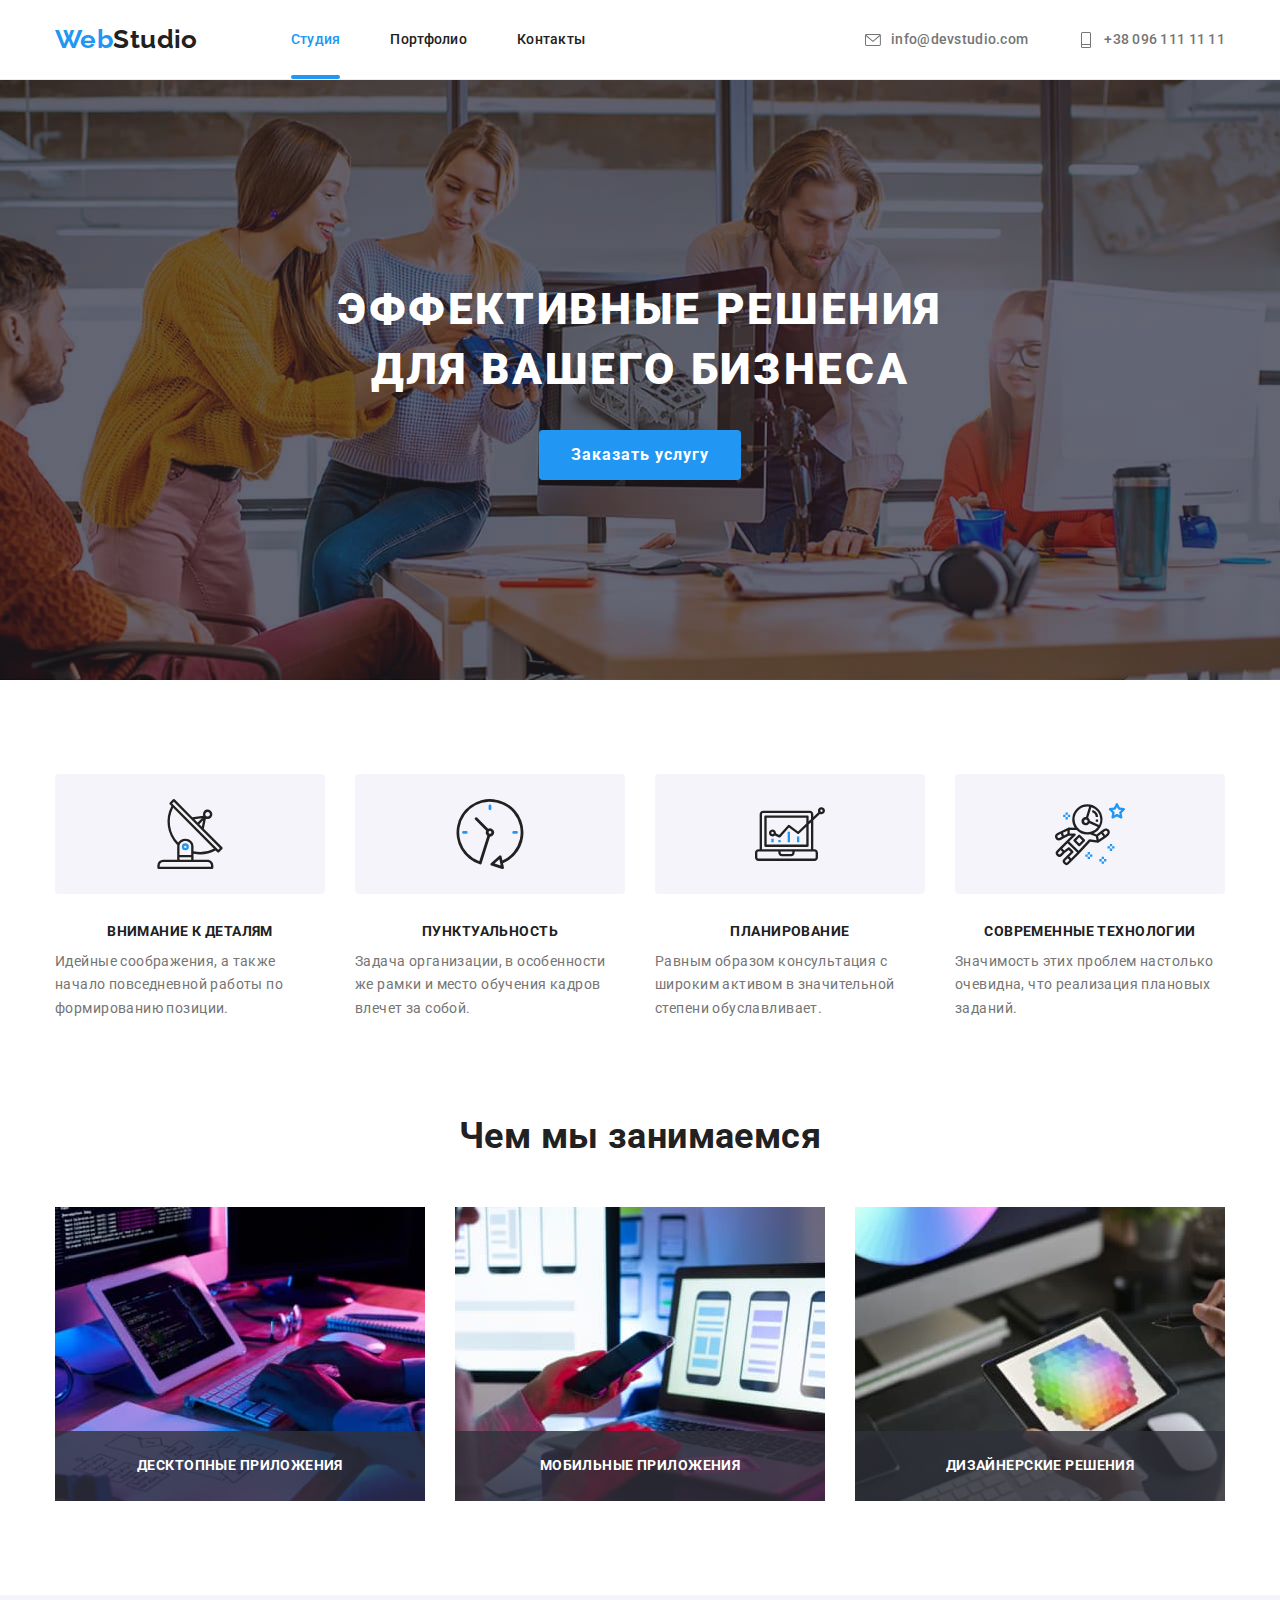
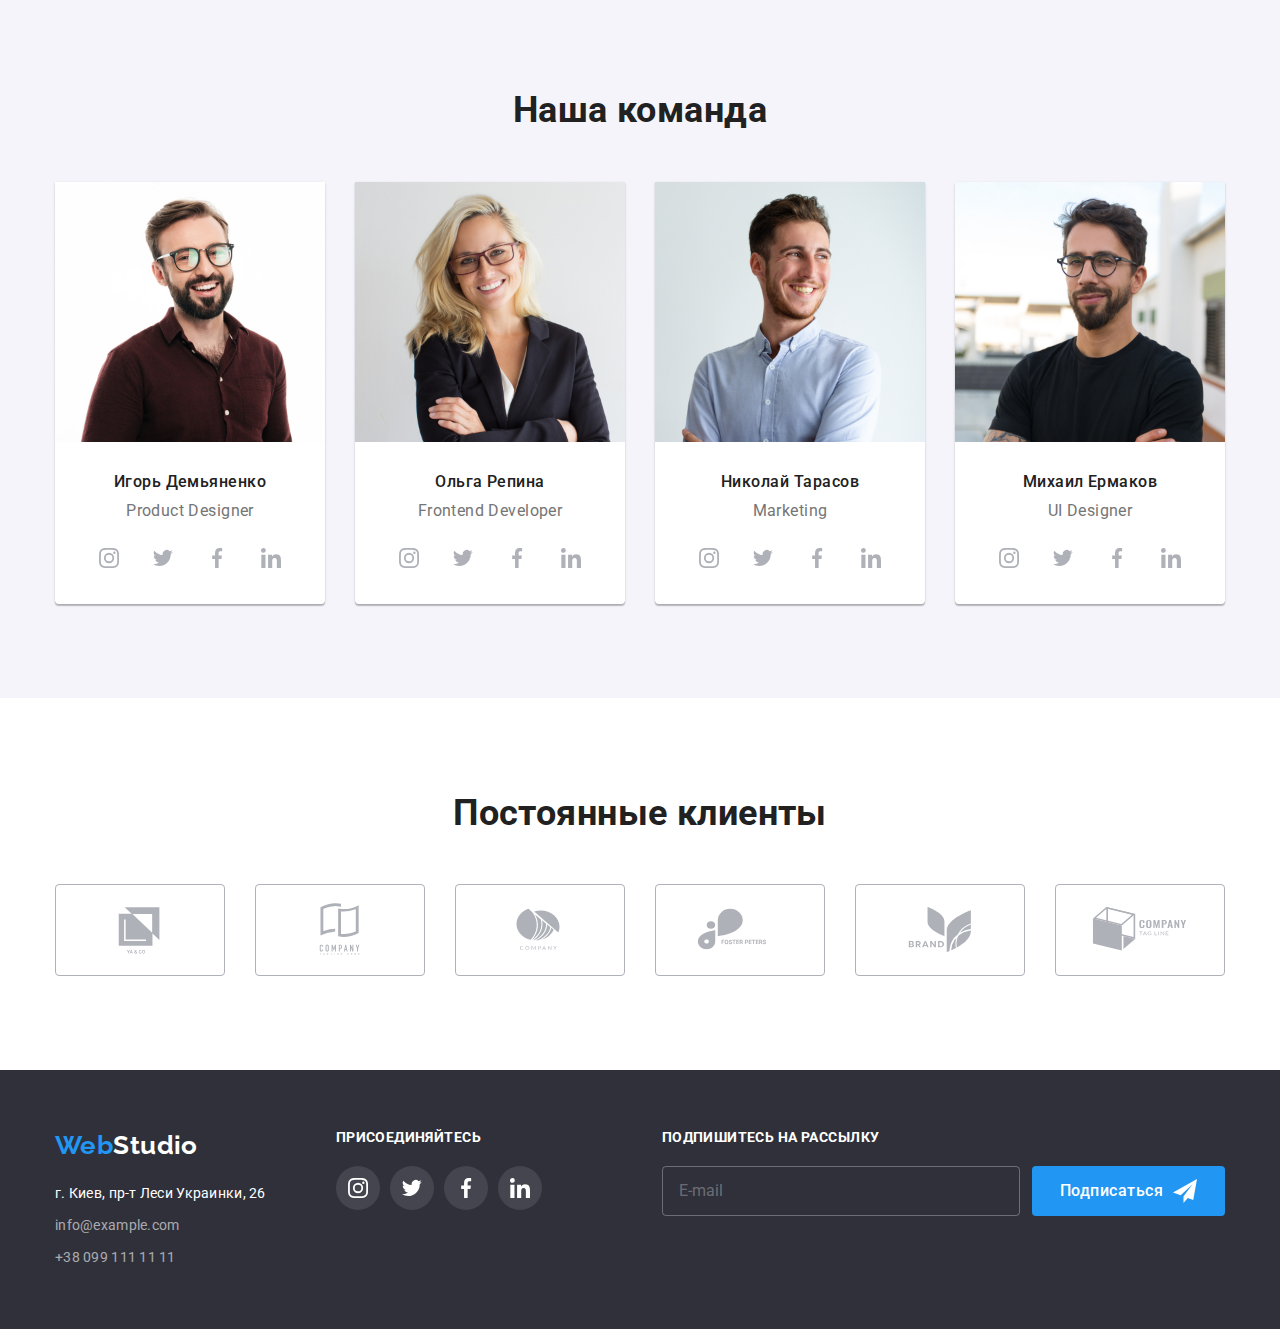
<file: index.html>
<!DOCTYPE html>
<html lang="ru">
  <head>
    <meta charset="UTF-8" />
    <meta http-equiv="X-UA-Compatible" content="IE=edge" />
    <meta name="viewport" content="width=device-width, initial-scale=1.0" />

    <link rel="preconnect" href="https://fonts.googleapis.com" />
    <link rel="preconnect" href="https://fonts.gstatic.com" crossorigin />
    <link
      href="https://fonts.googleapis.com/css2?family=Raleway:wght@700&family=Roboto:wght@400;500;700;900&display=swap"
      rel="stylesheet"
    />

    <title>WebStudio</title>

    <link rel="stylesheet" href="./css/main.min.css" />
  </head>
  <body data-body>
    <header class="page-header">
      <div class="container page-header__container">
        <a href="./index.html" class="logo" lang="en"
          ><span class="logo__text--accent">Web</span>Studio
        </a>
        <button
          class="page-header__menu-button page-header__menu-button--open"
          data-menu-button-open
        >
          <svg class="icon" width="40" height="40">
            <use class="page_header__icon-menu" href="./images/icons.svg#menu"></use>
          </svg>
        </button>
        <div class="page-header__menu-container" data-menu>
          <button
            class="page-header__menu-button page-header__menu-button--close"
            data-menu-button-close
          >
            <svg class="icon" width="40" height="40">
              <use class="page_header__icon-cross" href="./images/icons.svg#cross"></use>
            </svg>
          </button>
          <nav class="page-header__nav">
            <ul class="main-nav page-header__main-nav">
              <li class="main-nav__item">
                <a href="./index.html" class="main-nav__link main-nav__link--active">Студия</a>
              </li>
              <li class="main-nav__item">
                <a href="./portfolio.html" class="main-nav__link">Портфолио</a>
              </li>
              <li class="main-header__item">
                <a href="" class="main-nav__link">Контакты</a>
              </li>
            </ul>
          </nav>

          <ul class="page-header__contacts list">
            <li class="contact-item">
              <a
                href="mailto:info@devstudio.com"
                class="contact-item__link contact-item__link--header"
              >
                <svg class="icon contact-item__icon">
                  <use href="./images/icons.svg#mail"></use>
                </svg>
                info@devstudio.com
              </a>
            </li>
            <li class="contact-item">
              <a href="tel:+380961111111" class="contact-item__link contact-item__link--header">
                <svg class="icon contact-item__icon">
                  <use href="./images/icons.svg#phone"></use>
                </svg>
                +38 096 111 11 11
              </a>
            </li>
          </ul>

          <ul class="page-header__social-links">
            <li class="">
              <a href="" class="">Instagram</a>
            </li>
            <li class="">
              <a href="" class="">Twitter</a>
            </li>
            <li class="">
              <a href="" class="">Facebook</a>
            </li>
            <li class="">
              <a href="" class="">LinkedIn</a>
            </li>
          </ul>
        </div>
      </div>
    </header>

    <main>
      <!-- главный баннер -->
      <section class="section hero">
        <div class="container">
          <h1 class="hero__headline">Эффективные решения для вашего бизнеса</h1>
          <button type="button" class="button button--main hero__button" data-modal-open>
            Заказать услугу
          </button>
        </div>
      </section>

      <!-- преимущества -->
      <section class="section">
        <div class="container">
          <h2 class="visually-hidden">Преимущества</h2>
          <ul class="list list--flex features">
            <li class="feature">
              <div class="feature__icon-wrap">
                <svg class="icon" width="70" height="70">
                  <use href="./images/icons.svg#antenna"></use>
                </svg>
              </div>
              <h3 class="feature__title">Внимание к деталям</h3>
              <p class="feature__descr">
                Идейные соображения, а также начало повседневной работы по формированию позиции.
              </p>
            </li>
            <li class="feature">
              <div class="feature__icon-wrap">
                <svg class="icon" width="70" height="70">
                  <use href="./images/icons.svg#clock"></use>
                </svg>
              </div>
              <h3 class="feature__title">Пунктуальность</h3>
              <p class="feature__descr">
                Задача организации, в особенности же рамки и место обучения кадров влечет за собой.
              </p>
            </li>
            <li class="feature">
              <div class="feature__icon-wrap">
                <svg class="icon" width="70" height="70">
                  <use href="./images/icons.svg#diagram"></use>
                </svg>
              </div>
              <h3 class="feature__title">Планирование</h3>
              <p class="feature__descr">
                Равным образом консультация с широким активом в значительной степени обуславливает.
              </p>
            </li>
            <li class="feature">
              <div class="feature__icon-wrap">
                <svg class="icon" width="70" height="70">
                  <use href="./images/icons.svg#astronaut"></use>
                </svg>
              </div>
              <h3 class="feature__title">Современные технологии</h3>
              <p class="feature__descr">
                Значимость этих проблем настолько очевидна, что реализация плановых заданий.
              </p>
            </li>
          </ul>
        </div>
      </section>

      <!-- чем мы занимаемся -->
      <section class="section section--pb section--only-desktop">
        <div class="container">
          <h2 class="section__title">Чем мы занимаемся</h2>
          <ul class="list list--flex">
            <li class="picture-box">
              <img
                src="./images/box1.jpg"
                alt="Процесс написания кода"
                srcset="./images/box1.jpg 1x, ./images/box1@2x.jpg 2x"
              />
              <h3 class="picture-box__title">Десктопные приложения</h3>
            </li>
            <li class="picture-box">
              <img
                src="./images/box2.jpg"
                alt="Проверка на мобильных устройствах"
                srcset="./images/box2.jpg 1x, ./images/box2@2x.jpg 2x"
              />
              <h3 class="picture-box__title">Мобильные приложения</h3>
            </li>
            <li class="picture-box">
              <img
                src="./images/box3.jpg"
                alt="Планшет"
                srcset="./images/box3.jpg 1x, ./images/box3@2x.jpg 2x"
              />
              <h3 class="picture-box__title">Дизайнерские решения</h3>
            </li>
          </ul>
        </div>
      </section>

      <!-- команда -->
      <section class="section section--secondary-bg team">
        <div class="container">
          <h2 class="section__title">Наша команда</h2>
          <ul class="list list--flex team__list">
            <li class="team-member">
              <img
                class="team-member__image"
                srcset="./images/team1.jpg 1x, ./images/team1@2x.jpg 2x"
                src="./images/team1.jpg"
                alt="Игорь Демьяненко"
              />
              <div class="team-member__info">
                <h3 class="team-member__name">Игорь Демьяненко</h3>
                <p class="team-member__position">Product Designer</p>
                <ul class="list team-member__social">
                  <li class="social-item">
                    <a href="" class="social-item__link">
                      <svg class="icon" width="20" height="20">
                        <use href="./images/icons.svg#instagram"></use>
                      </svg>
                    </a>
                  </li>
                  <li class="social-item">
                    <a href="" class="social-item__link">
                      <svg class="icon" width="20" height="20">
                        <use href="./images/icons.svg#twitter"></use>
                      </svg>
                    </a>
                  </li>
                  <li class="social-item">
                    <a href="" class="social-item__link">
                      <svg class="icon" width="20" height="20">
                        <use href="./images/icons.svg#facebook"></use>
                      </svg>
                    </a>
                  </li>
                  <li class="social-item">
                    <a href="" class="social-item__link">
                      <svg class="icon" width="20" height="20">
                        <use href="./images/icons.svg#linkedin"></use>
                      </svg>
                    </a>
                  </li>
                </ul>
              </div>
            </li>
            <li class="team-member">
              <img
                class="team-member__image"
                srcset="./images/team2.jpg 1x, ./images/team2@2x.jpg 2x"
                src="./images/team2.jpg"
                alt="Ольга Репина"
              />
              <div class="team-member__info">
                <h3 class="team-member__name">Ольга Репина</h3>
                <p class="team-member__position">Frontend Developer</p>
                <ul class="list team-member__social">
                  <li class="social-item">
                    <a href="" class="social-item__link">
                      <svg class="icon" width="20" height="20">
                        <use href="./images/icons.svg#instagram"></use>
                      </svg>
                    </a>
                  </li>
                  <li class="social-item">
                    <a href="" class="social-item__link">
                      <svg class="icon" width="20" height="20">
                        <use href="./images/icons.svg#twitter"></use>
                      </svg>
                    </a>
                  </li>
                  <li class="social-item">
                    <a href="" class="social-item__link">
                      <svg class="icon" width="20" height="20">
                        <use href="./images/icons.svg#facebook"></use>
                      </svg>
                    </a>
                  </li>
                  <li class="social-item">
                    <a href="" class="social-item__link">
                      <svg class="icon" width="20" height="20">
                        <use href="./images/icons.svg#linkedin"></use>
                      </svg>
                    </a>
                  </li>
                </ul>
              </div>
            </li>
            <li class="team-member">
              <img
                class="team-member__image"
                srcset="./images/team3.jpg 1x, ./images/team3@2x.jpg 2x"
                src="./images/team3.jpg"
                alt="Николай Тарасов"
              />
              <div class="team-member__info">
                <h3 class="team-member__name">Николай Тарасов</h3>
                <p class="team-member__position">Marketing</p>
                <ul class="list team-member__social">
                  <li class="social-item">
                    <a href="" class="social-item__link">
                      <svg class="icon" width="20" height="20">
                        <use href="./images/icons.svg#instagram"></use>
                      </svg>
                    </a>
                  </li>
                  <li class="social-item">
                    <a href="" class="social-item__link">
                      <svg class="icon" width="20" height="20">
                        <use href="./images/icons.svg#twitter"></use>
                      </svg>
                    </a>
                  </li>
                  <li class="social-item">
                    <a href="" class="social-item__link">
                      <svg class="icon" width="20" height="20">
                        <use href="./images/icons.svg#facebook"></use>
                      </svg>
                    </a>
                  </li>
                  <li class="social-item">
                    <a href="" class="social-item__link">
                      <svg class="icon" width="20" height="20">
                        <use href="./images/icons.svg#linkedin"></use>
                      </svg>
                    </a>
                  </li>
                </ul>
              </div>
            </li>
            <li class="team-member">
              <img
                class="team-member__image"
                srcset="./images/team4.jpg 1x, ./images/team4@2x.jpg 2x"
                src="./images/team4.jpg"
                alt="Михаил Ермаков"
              />
              <div class="team-member__info">
                <h3 class="team-member__name">Михаил Ермаков</h3>
                <p class="team-member__position">UI Designer</p>
                <ul class="list team-member__social">
                  <li class="social-item">
                    <a href="" class="social-item__link">
                      <svg class="icon" width="20" height="20">
                        <use href="./images/icons.svg#instagram"></use>
                      </svg>
                    </a>
                  </li>
                  <li class="social-item">
                    <a href="" class="social-item__link">
                      <svg class="icon" width="20" height="20">
                        <use href="./images/icons.svg#twitter"></use>
                      </svg>
                    </a>
                  </li>
                  <li class="social-item">
                    <a href="" class="social-item__link">
                      <svg class="icon" width="20" height="20">
                        <use href="./images/icons.svg#facebook"></use>
                      </svg>
                    </a>
                  </li>
                  <li class="social-item">
                    <a href="" class="social-item__link">
                      <svg class="icon" width="20" height="20">
                        <use href="./images/icons.svg#linkedin"></use>
                      </svg>
                    </a>
                  </li>
                </ul>
              </div>
            </li>
          </ul>
        </div>
      </section>

      <!--  постоянные клиенты -->
      <section class="section">
        <div class="container">
          <h2 class="section__title">Постоянные клиенты</h2>
          <ul class="list list--flex clients">
            <li class="client">
              <a href="" class="client__link">
                <svg class="icon" width="106" height="60">
                  <use href="./images/icons.svg#client-1"></use>
                </svg>
              </a>
            </li>
            <li class="client">
              <a href="" class="client__link">
                <svg class="icon" width="106" height="60">
                  <use href="./images/icons.svg#client-2"></use>
                </svg>
              </a>
            </li>
            <li class="client">
              <a href="" class="client__link">
                <svg class="icon" width="106" height="60">
                  <use href="./images/icons.svg#client-3"></use>
                </svg>
              </a>
            </li>
            <li class="client">
              <a href="" class="client__link">
                <svg class="icon" width="106" height="60">
                  <use href="./images/icons.svg#client-4"></use>
                </svg>
              </a>
            </li>
            <li class="client">
              <a href="" class="client__link">
                <svg class="icon" width="106" height="60">
                  <use href="./images/icons.svg#client-5"></use>
                </svg>
              </a>
            </li>
            <li class="client">
              <a href="" class="client__link">
                <svg class="icon" width="106" height="60">
                  <use href="./images/icons.svg#client-6"></use>
                </svg>
              </a>
            </li>
          </ul>
        </div>
      </section>
    </main>

    <footer class="page-footer">
      <div class="container page-footer__container">
        <div class="page-footer__studio-info">
          <a href="./index.html" class="logo" lang="en">
            <span class="logo__text--accent">Web</span>Studio
          </a>
          <address class="page-footer__address">
            <!-- <p class="page-footer__address-line">г. Киев, пр-т Леси Украинки, 26</p> -->
            <ul class="list page-footer__contacts">
              <li class="contact-item">
                <a href="" class="contact-item__link page-footer__address-line"
                  >г. Киев, пр-т Леси Украинки, 26</a
                >
              </li>
              <li class="contact-item">
                <a href="mailto:info@example.com" class="contact-item__link">info@example.com</a>
              </li>
              <li class="contact-item">
                <a href="tel:+380991111111" class="contact-item__link">+38 099 111 11 11</a>
              </li>
            </ul>
          </address>
        </div>
        <div class="page-footer__social-wrap">
          <p class="page-footer__subtitle">Присоединяйтесь</p>
          <ul class="list page-footer__social">
            <li class="social-item">
              <a href="" class="social-item__link social-item__link--with-background">
                <svg class="icon social-item__icon" width="20" height="20">
                  <use href="./images/icons.svg#instagram"></use>
                </svg>
              </a>
            </li>
            <li class="social-item">
              <a href="" class="social-item__link social-item__link--with-background">
                <svg class="icon social-item__icon" width="20" height="20">
                  <use href="./images/icons.svg#twitter"></use>
                </svg>
              </a>
            </li>
            <li class="social-item">
              <a href="" class="social-item__link social-item__link--with-background">
                <svg class="icon social-item__icon" width="20" height="20">
                  <use href="./images/icons.svg#facebook"></use>
                </svg>
              </a>
            </li>
            <li class="social-item">
              <a href="" class="social-item__link social-item__link--with-background">
                <svg class="icon social-item__icon" width="20" height="20">
                  <use href="./images/icons.svg#linkedin"></use>
                </svg>
              </a>
            </li>
          </ul>
        </div>
        <div class="page-footer__subscribe">
          <p class="page-footer__subtitle">Подпишитесь на рассылку</p>
          <form class="form form--subscribe">
            <input
              class="form__input form__input--subscribe"
              type="email"
              name="email"
              placeholder="E-mail"
            />
            <button class="button button--main form__button--subscribe" type="submit">
              Подписаться
              <svg class="icon button__icon button__icon--append" width="24" height="24">
                <use href="./images/icons.svg#send"></use>
              </svg>
            </button>
          </form>
        </div>
      </div>
    </footer>

    <div class="backdrop backdrop--is-hidden" data-modal>
      <div class="modal">
        <button class="modal__close-button" data-modal-close>
          <svg class="icon" width="11" height="11">
            <use href="./images/icons.svg#close"></use>
          </svg>
        </button>
        <form class="form modal__form">
          <b class="form__title">Оставьте свои данные, мы вам перезвоним</b>
          <div class="form__field">
            <label class="form__label" for="name">Имя</label>
            <input class="form__input" type="text" name="name" id="name" />
            <svg class="icon form__icon" width="18" height="18">
              <use href="./images/icons.svg#person"></use>
            </svg>
          </div>
          <div class="form__field">
            <label class="form__label" for="phone">Телефон</label>
            <input class="form__input" type="tel" name="phone" id="phone" />
            <svg class="icon form__icon" width="18" height="18">
              <use href="./images/icons.svg#tel"></use>
            </svg>
          </div>
          <div class="form__field">
            <label class="form__label" for="email">Почта</label>
            <input class="form__input" type="email" name="email" id="email" />
            <svg class="icon form__icon" width="18" height="18">
              <use href="./images/icons.svg#email"></use>
            </svg>
          </div>
          <div class="form__field">
            <label class="form__label" for="comment">Комментарий</label>
            <textarea
              class="form__textarea"
              name="comment"
              id="comment"
              placeholder="Введите текст"
            ></textarea>
          </div>
          <div class="form__field checkbox">
            <label for="agreemant" class="checkbox__label">
              <input class="checkbox__input" type="checkbox" name="agreemant" id="agreemant" />
              <span class="checkbox__check">
                <svg class="icon checkbox__icon" width="16" height="15">
                  <use href="./images/icons.svg#check"></use>
                </svg>
              </span>
              Соглашаюсь с рассылкой и принимаю
              <a href="" class="checkbox__link">Условия договора</a>
            </label>
          </div>
          <button class="button button--main form__button" type="submit">Отправить</button>
        </form>
      </div>
    </div>

    <script src="./js/mobile-menu.js"></script>
    <script src="./js/modal.js"></script>
  </body>
</html>
</file>
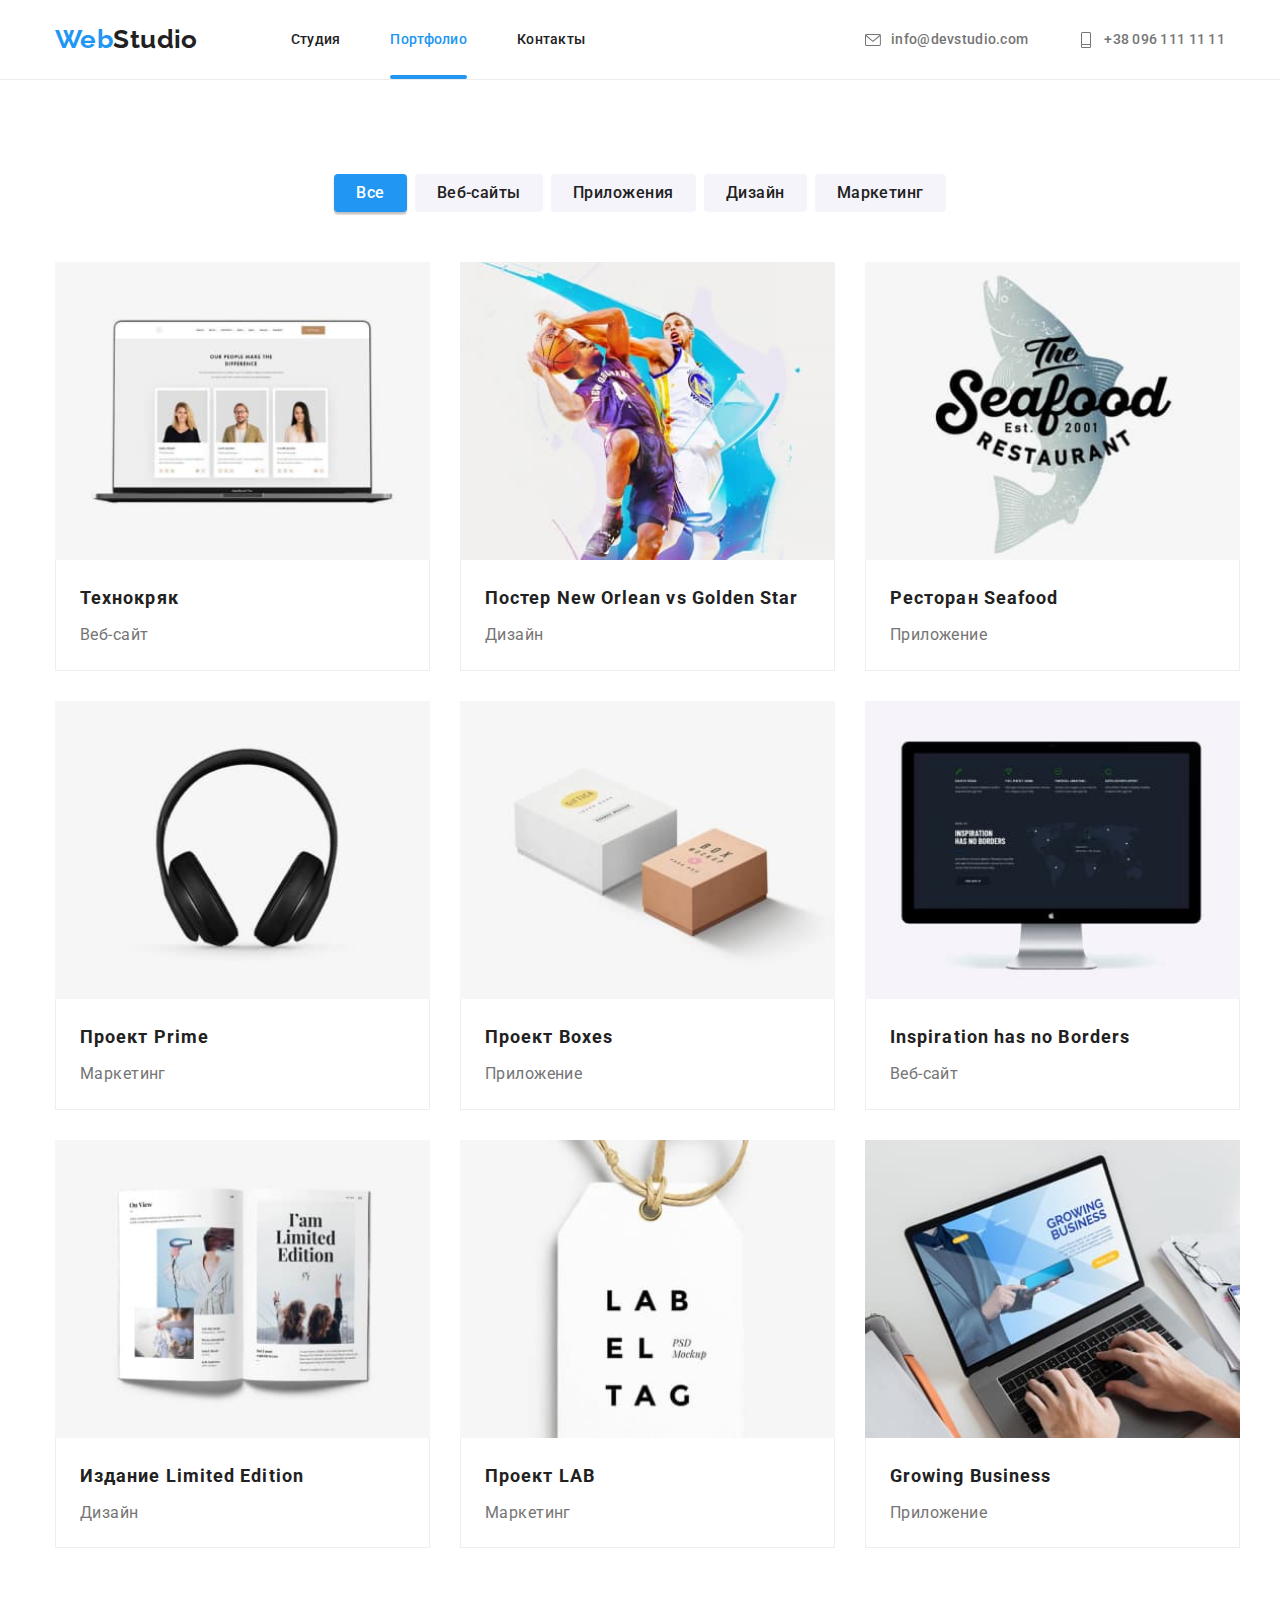
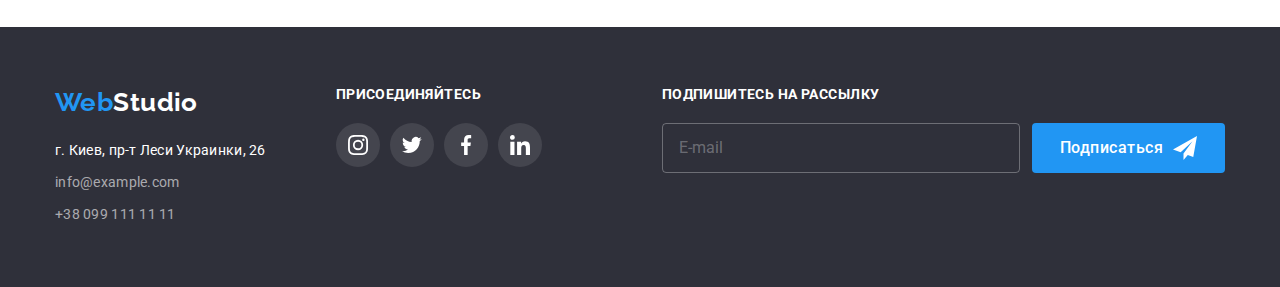
<file: portfolio.html>
<!DOCTYPE html>
<html lang="ru">
  <head>
    <meta charset="UTF-8" />
    <meta http-equiv="X-UA-Compatible" content="IE=edge" />
    <meta name="viewport" content="width=device-width, initial-scale=1.0" />

    <link rel="preconnect" href="https://fonts.googleapis.com" />
    <link rel="preconnect" href="https://fonts.gstatic.com" crossorigin />
    <link
      href="https://fonts.googleapis.com/css2?family=Raleway:wght@700&family=Roboto:wght@400;500;700;900&display=swap"
      rel="stylesheet"
    />

    <title>Портфолио</title>

    <link rel="stylesheet" href="./css/main.min.css" />
  </head>
  <body data-body>
    <header class="page-header">
      <div class="container page-header__container">
        <a href="./index.html" class="logo" lang="en"
          ><span class="logo__text--accent">Web</span>Studio
        </a>
        <button
          class="page-header__menu-button page-header__menu-button--open"
          data-menu-button-open
        >
          <svg class="icon" width="40" height="40">
            <use class="page_header__icon-menu" href="./images/icons.svg#menu"></use>
          </svg>
        </button>
        <div class="page-header__menu-container" data-menu>
          <button
            class="page-header__menu-button page-header__menu-button--close"
            data-menu-button-close
          >
            <svg class="icon" width="40" height="40">
              <use class="page_header__icon-cross" href="./images/icons.svg#cross"></use>
            </svg>
          </button>
          <nav class="page-header__nav">
            <ul class="main-nav page-header__main-nav">
              <li class="main-nav__item">
                <a href="./index.html" class="main-nav__link">Студия</a>
              </li>
              <li class="main-nav__item">
                <a href="./portfolio.html" class="main-nav__link main-nav__link--active"
                  >Портфолио</a
                >
              </li>
              <li class="main-header__item">
                <a href="" class="main-nav__link">Контакты</a>
              </li>
            </ul>
          </nav>

          <ul class="page-header__contacts list">
            <li class="contact-item">
              <a
                href="mailto:info@devstudio.com"
                class="contact-item__link contact-item__link--header"
              >
                <svg class="icon contact-item__icon">
                  <use href="./images/icons.svg#mail"></use>
                </svg>
                info@devstudio.com
              </a>
            </li>
            <li class="contact-item">
              <a href="tel:+380961111111" class="contact-item__link contact-item__link--header">
                <svg class="icon contact-item__icon">
                  <use href="./images/icons.svg#phone"></use>
                </svg>
                +38 096 111 11 11
              </a>
            </li>
          </ul>

          <ul class="page-header__social-links">
            <li class="">
              <a href="" class="">Instagram</a>
            </li>
            <li class="">
              <a href="" class="">Twitter</a>
            </li>
            <li class="">
              <a href="" class="">Facebook</a>
            </li>
            <li class="">
              <a href="" class="">LinkedIn</a>
            </li>
          </ul>
        </div>
      </div>
    </header>

    <main>
      <section class="section portfolio">
        <div class="container container--flex-col">
          <h1 class="visually-hidden">Наши работы</h1>
          <ul class="list list--flex filter">
            <li class="filter__item">
              <button type="button" class="button button--secondary filter__button--current">
                Все
              </button>
            </li>
            <li class="filter__item">
              <button type="button" class="button button--secondary filter__button">
                Веб-сайты
              </button>
            </li>
            <li class="filter__item">
              <button type="button" class="button button--secondary filter__button">
                Приложения
              </button>
            </li>
            <li class="filter__item">
              <button type="button" class="button button--secondary filter__button">Дизайн</button>
            </li>
            <li class="filter__item">
              <button type="button" class="button button--secondary filter__button">
                Маркетинг
              </button>
            </li>
          </ul>
          <ul class="list list--flex list--cards">
            <li class="card">
              <a href="" class="card__link">
                <div class="card__image-overlay">
                  <img
                    class="card__img"
                    srcset="
                      ./images/portfolio/example_1.jpg    1x,
                      ./images/portfolio/example_1@2x.jpg 2x
                    "
                    src="./images/portfolio/example_1.jpg"
                    alt="Пример"
                  />
                  <div class="card__image-descr">
                    <p>
                      Технокряк это современная площадка распространения коронавируса. Компании
                      используют эту платформу для цифрового шпионажа и атак на защищённые сервера
                      конкурентов.
                    </p>
                  </div>
                </div>
                <div class="card__info">
                  <h2 class="card__title">Технокряк</h2>
                  <p class="card__descr">Веб-сайт</p>
                </div>
              </a>
            </li>
            <li class="card">
              <a href="" class="card__link">
                <div class="card__image-overlay">
                  <img
                    class="card__img"
                    srcset="
                      ./images/portfolio/example_2.jpg    1x,
                      ./images/portfolio/example_2@2x.jpg 2x
                    "
                    src="./images/portfolio/example_2.jpg"
                    alt="Пример"
                  />
                  <div class="card__image-descr">
                    <p>
                      Технокряк это современная площадка распространения коронавируса. Компании
                      используют эту платформу для цифрового шпионажа и атак на защищённые сервера
                      конкурентов.
                    </p>
                  </div>
                </div>
                <div class="card__info">
                  <h2 class="card__title">Постер New Orlean vs Golden Star</h2>
                  <p class="card__descr">Дизайн</p>
                </div>
              </a>
            </li>
            <li class="card">
              <a href="" class="card__link">
                <div class="card__image-overlay">
                  <img
                    class="card__img"
                    srcset="
                      ./images/portfolio/example_3.jpg    1x,
                      ./images/portfolio/example_3@2x.jpg 2x
                    "
                    src="./images/portfolio/example_3.jpg"
                    alt="Пример"
                  />
                  <div class="card__image-descr">
                    <p>
                      Технокряк это современная площадка распространения коронавируса. Компании
                      используют эту платформу для цифрового шпионажа и атак на защищённые сервера
                      конкурентов.
                    </p>
                  </div>
                </div>
                <div class="card__info">
                  <h2 class="card__title">Ресторан Seafood</h2>
                  <p class="card__descr">Приложение</p>
                </div>
              </a>
            </li>
            <li class="card">
              <a href="" class="card__link">
                <div class="card__image-overlay">
                  <img
                    class="card__img"
                    srcset="
                      ./images/portfolio/example_4.jpg    1x,
                      ./images/portfolio/example_4@2x.jpg 2x
                    "
                    src="./images/portfolio/example_4.jpg"
                    alt="Пример"
                  />
                  <div class="card__image-descr">
                    <p>
                      Технокряк это современная площадка распространения коронавируса. Компании
                      используют эту платформу для цифрового шпионажа и атак на защищённые сервера
                      конкурентов.
                    </p>
                  </div>
                </div>
                <div class="card__info">
                  <h2 class="card__title">Проект Prime</h2>
                  <p class="card__descr">Маркетинг</p>
                </div>
              </a>
            </li>
            <li class="card">
              <a href="" class="card__link">
                <div class="card__image-overlay">
                  <img
                    class="card__img"
                    srcset="
                      ./images/portfolio/example_5.jpg    1x,
                      ./images/portfolio/example_5@2x.jpg 2x
                    "
                    src="./images/portfolio/example_5.jpg"
                    alt="Пример"
                  />
                  <div class="card__image-descr">
                    <p>
                      Технокряк это современная площадка распространения коронавируса. Компании
                      используют эту платформу для цифрового шпионажа и атак на защищённые сервера
                      конкурентов.
                    </p>
                  </div>
                </div>
                <div class="card__info">
                  <h2 class="card__title">Проект Boxes</h2>
                  <p class="card__descr">Приложение</p>
                </div>
              </a>
            </li>
            <li class="card">
              <a href="" class="card__link">
                <div class="card__image-overlay">
                  <img
                    class="card__img"
                    srcset="
                      ./images/portfolio/example_6.jpg    1x,
                      ./images/portfolio/example_6@2x.jpg 2x
                    "
                    src="./images/portfolio/example_6.jpg"
                    alt="Пример"
                  />
                  <div class="card__image-descr">
                    <p>
                      Технокряк это современная площадка распространения коронавируса. Компании
                      используют эту платформу для цифрового шпионажа и атак на защищённые сервера
                      конкурентов.
                    </p>
                  </div>
                </div>
                <div class="card__info">
                  <h2 class="card__title">Inspiration has no Borders</h2>
                  <p class="card__descr">Веб-сайт</p>
                </div>
              </a>
            </li>
            <li class="card">
              <a href="" class="card__link">
                <div class="card__image-overlay">
                  <img
                    class="card__img"
                    srcset="
                      ./images/portfolio/example_7.jpg    1x,
                      ./images/portfolio/example_7@2x.jpg 2x
                    "
                    src="./images/portfolio/example_7.jpg"
                    alt="Пример"
                  />
                  <div class="card__image-descr">
                    <p>
                      Технокряк это современная площадка распространения коронавируса. Компании
                      используют эту платформу для цифрового шпионажа и атак на защищённые сервера
                      конкурентов.
                    </p>
                  </div>
                </div>
                <div class="card__info">
                  <h2 class="card__title">Издание Limited Edition</h2>
                  <p class="card__descr">Дизайн</p>
                </div>
              </a>
            </li>
            <li class="card">
              <a href="" class="card__link">
                <div class="card__image-overlay">
                  <img
                    class="card__img"
                    srcset="
                      ./images/portfolio/example_8.jpg    1x,
                      ./images/portfolio/example_8@2x.jpg 2x
                    "
                    src="./images/portfolio/example_8.jpg"
                    alt="Пример"
                  />
                  <div class="card__image-descr">
                    <p>
                      Технокряк это современная площадка распространения коронавируса. Компании
                      используют эту платформу для цифрового шпионажа и атак на защищённые сервера
                      конкурентов.
                    </p>
                  </div>
                </div>
                <div class="card__info">
                  <h2 class="card__title">Проект LAB</h2>
                  <p class="card__descr">Маркетинг</p>
                </div>
              </a>
            </li>
            <li class="card">
              <a href="" class="card__link">
                <div class="card__image-overlay">
                  <img
                    class="card__img"
                    srcset="
                      ./images/portfolio/example_9.jpg    1x,
                      ./images/portfolio/example_9@2x.jpg 2x
                    "
                    src="./images/portfolio/example_9.jpg"
                    alt="Пример"
                  />
                  <div class="card__image-descr">
                    <p>
                      Технокряк это современная площадка распространения коронавируса. Компании
                      используют эту платформу для цифрового шпионажа и атак на защищённые сервера
                      конкурентов.
                    </p>
                  </div>
                </div>
                <div class="card__info">
                  <h2 class="card__title">Growing Business</h2>
                  <p class="card__descr">Приложение</p>
                </div>
              </a>
            </li>
          </ul>
        </div>
      </section>
    </main>

    <footer class="page-footer">
      <div class="container page-footer__container">
        <div class="page-footer__studio-info">
          <a href="./index.html" class="logo" lang="en">
            <span class="logo__text--accent">Web</span>Studio
          </a>
          <address class="page-footer__address">
            <!-- <p class="page-footer__address-line">г. Киев, пр-т Леси Украинки, 26</p> -->
            <ul class="list page-footer__contacts">
              <li class="contact-item">
                <a href="" class="contact-item__link page-footer__address-line"
                  >г. Киев, пр-т Леси Украинки, 26</a
                >
              </li>
              <li class="contact-item">
                <a href="mailto:info@example.com" class="contact-item__link">info@example.com</a>
              </li>
              <li class="contact-item">
                <a href="tel:+380991111111" class="contact-item__link">+38 099 111 11 11</a>
              </li>
            </ul>
          </address>
        </div>
        <div class="page-footer__social-wrap">
          <p class="page-footer__subtitle">Присоединяйтесь</p>
          <ul class="list page-footer__social">
            <li class="social-item">
              <a href="" class="social-item__link social-item__link--with-background">
                <svg class="icon social-item__icon" width="20" height="20">
                  <use href="./images/icons.svg#instagram"></use>
                </svg>
              </a>
            </li>
            <li class="social-item">
              <a href="" class="social-item__link social-item__link--with-background">
                <svg class="icon social-item__icon" width="20" height="20">
                  <use href="./images/icons.svg#twitter"></use>
                </svg>
              </a>
            </li>
            <li class="social-item">
              <a href="" class="social-item__link social-item__link--with-background">
                <svg class="icon social-item__icon" width="20" height="20">
                  <use href="./images/icons.svg#facebook"></use>
                </svg>
              </a>
            </li>
            <li class="social-item">
              <a href="" class="social-item__link social-item__link--with-background">
                <svg class="icon social-item__icon" width="20" height="20">
                  <use href="./images/icons.svg#linkedin"></use>
                </svg>
              </a>
            </li>
          </ul>
        </div>
        <div class="page-footer__subscribe">
          <p class="page-footer__subtitle">Подпишитесь на рассылку</p>
          <form class="form form--subscribe">
            <input
              class="form__input form__input--subscribe"
              type="email"
              name="email"
              placeholder="E-mail"
            />
            <button class="button button--main form__button--subscribe" type="submit">
              Подписаться
              <svg class="icon button__icon button__icon--append" width="24" height="24">
                <use href="./images/icons.svg#send"></use>
              </svg>
            </button>
          </form>
        </div>
      </div>
    </footer>

    <script src="./js/mobile-menu.js"></script>
  </body>
</html>
</file>
<file: css/main.min.css>
/*! modern-normalize v1.0.0 | MIT License | https://github.com/sindresorhus/modern-normalize */*,::after,::before{-webkit-box-sizing:border-box;box-sizing:border-box}:root{-moz-tab-size:4;-o-tab-size:4;tab-size:4}html{line-height:1.15;-webkit-text-size-adjust:100%}body{margin:0}body{font-family:system-ui, -apple-system, 'Segoe UI', Roboto, Helvetica, Arial, sans-serif, 'Apple Color Emoji', 'Segoe UI Emoji'}hr{height:0;color:inherit}abbr[title]{-webkit-text-decoration:underline dotted;text-decoration:underline dotted}b,strong{font-weight:bolder}code,kbd,pre,samp{font-family:ui-monospace, SFMono-Regular, Consolas, 'Liberation Mono', Menlo, monospace;font-size:1em}small{font-size:80%}sub,sup{font-size:75%;line-height:0;position:relative;vertical-align:baseline}sub{bottom:-0.25em}sup{top:-0.5em}table{text-indent:0;border-color:inherit}button,input,optgroup,select,textarea{font-family:inherit;font-size:100%;line-height:1.15;margin:0}button,select{text-transform:none}[type='button'],[type='reset'],[type='submit'],button{-webkit-appearance:button}::-moz-focus-inner{border-style:none;padding:0}:-moz-focusring{outline:1px dotted ButtonText}:-moz-ui-invalid{box-shadow:none}legend{padding:0}progress{vertical-align:baseline}::-webkit-inner-spin-button,::-webkit-outer-spin-button{height:auto}[type='search']{-webkit-appearance:textfield;outline-offset:-2px}::-webkit-search-decoration{-webkit-appearance:none}::-webkit-file-upload-button{-webkit-appearance:button;font:inherit}summary{display:list-item}:root{--main-text-color-dark: #212121;--secondary-text-color-dark: #757575;--main-text-color-light: #ffffff;--secondary-text-color-light: #ffffff99;--main-background-color: #ffffff;--secondary-backgound-color-light: #f5f4fa;--secondary-background-color-dark: #2f303a;--accent-color: #2196f3;--accent-color-hover: #188ce8}a{text-decoration:none}h1,h2,h3,h4,h5,h6,p,button{padding:0;margin:0}img{display:block;max-width:100%;height:auto}body{font-family:Roboto, 'Segoe UI', Tahoma, Geneva, Verdana, sans-serif;font-size:14px;line-height:1.71;letter-spacing:0.03em;color:var(--main-text-color-dark);margin:0;overflow-x:hidden}body.with-overlay{overflow:hidden}.list,.page-header__social-links,.main-nav{list-style-type:none;padding:0;margin:0}.form__input,.form__textarea{border:1px solid rgba(33,33,33,0.2);background-color:transparent;border-radius:4px;cursor:pointer;-webkit-transition:border-color 250ms cubic-bezier(0.4, 0, 0.2, 1);transition:border-color 250ms cubic-bezier(0.4, 0, 0.2, 1)}.form__input:hover,.form__textarea:hover,.form__input:focus,.form__textarea:focus{border-color:var(--accent-color);outline:0px}input[type='checkbox']{-moz-appearance:none;appearance:none;-webkit-appearance:none}.visually-hidden{position:absolute;width:1px;height:1px;margin:-1px;border:0;padding:0;white-space:nowrap;-webkit-clip-path:inset(100%);clip-path:inset(100%);clip:rect(0 0 0 0);overflow:hidden}.container *,.form *{outline:1px solid red;outline:none}.icon{fill:currentColor}.button{border:none;-webkit-box-shadow:none;box-shadow:none;cursor:pointer;font-family:inherit;font-weight:500;font-size:16px;line-height:1.62;letter-spacing:0.03em;text-align:center;border-radius:4px;padding:6px 22px;-webkit-transition:color 250ms cubic-bezier(0.4, 0, 0.2, 1),background-color 250ms cubic-bezier(0.4, 0, 0.2, 1);transition:color 250ms cubic-bezier(0.4, 0, 0.2, 1),background-color 250ms cubic-bezier(0.4, 0, 0.2, 1)}.button--main{background:var(--accent-color);color:var(--main-text-color-light)}.button--main:hover,.button--main:focus{background:var(--accent-color-hover)}.button--secondary{background-color:var(--secondary-backgound-color-light);color:var(--main-text-color-dark)}.button--secondary:hover,.button--secondary:focus{background:var(--accent-color);color:var(--main-text-color-light)}.button__icon--prepend{margin-right:10px}.button__icon--append{margin-left:10px}.list--flex.clients{text-align:center}@media screen and (min-width: 480px){.list--flex.clients{display:-webkit-box;display:-ms-flexbox;display:flex;-ms-flex-wrap:wrap;flex-wrap:wrap;margin:-15px}}@media screen and (min-width: 768px){.list--flex{display:-webkit-box;display:-ms-flexbox;display:flex;-ms-flex-wrap:wrap;flex-wrap:wrap;margin:-15px}}@media screen and (min-width: 1200px){.list--flex{margin:0}}.list--cards{-ms-flex-wrap:wrap;flex-wrap:wrap}@media screen and (min-width: 768px){.list--cards{margin:-15px}}@media screen and (min-width: 1200px){.list--cards{margin-top:-30px;margin-left:-30px}}.form--subscribe{display:-webkit-box;display:-ms-flexbox;display:flex}@media screen and (max-width: 1199px){.form--subscribe{-webkit-box-orient:vertical;-webkit-box-direction:normal;-ms-flex-direction:column;flex-direction:column;-webkit-box-align:center;-ms-flex-align:center;align-items:center}}.form__title{font-size:20px;line-height:1.15;color:var(--main-text-color-dark)}@media screen and (max-width: 479px){.form__title{font-size:16px}}@media screen and (max-width: 1199px){.form__title{display:inline-block;text-align:center}}.form__field{display:-webkit-box;display:-ms-flexbox;display:flex}.form__field:first-child{margin-top:18px}.form__field:not(.checkbox){position:relative;-webkit-box-orient:vertical;-webkit-box-direction:normal;-ms-flex-direction:column;flex-direction:column;margin-top:28px}.form__input{padding:12px 12px 12px 42px}.form__input--subscribe{border-color:rgba(255,255,255,0.3);padding:15px 16px;color:var(--main-background-color)}.form__input--subscribe::-webkit-input-placeholder{color:rgba(255,255,255,0.3);font-size:16px;line-height:1.25}.form__input--subscribe:-ms-input-placeholder{color:rgba(255,255,255,0.3);font-size:16px;line-height:1.25}.form__input--subscribe::-ms-input-placeholder{color:rgba(255,255,255,0.3);font-size:16px;line-height:1.25}.form__input--subscribe::placeholder{color:rgba(255,255,255,0.3);font-size:16px;line-height:1.25}@media screen and (max-width: 1199px){.form__input--subscribe{width:100%;max-width:450px;margin-bottom:20px}}@media screen and (min-width: 1200px){.form__input--subscribe{width:358px}}.form__icon{color:currentColor;position:absolute;top:50%;left:12px;-webkit-transform:translateY(-50%);transform:translateY(-50%);-webkit-transition:color 250ms cubic-bezier(0.4, 0, 0.2, 1);transition:color 250ms cubic-bezier(0.4, 0, 0.2, 1)}.form__input:hover+.form__icon,.form__input:focus+.form__icon{color:var(--accent-color)}.form__textarea{resize:none;padding:12px 16px;height:60px;width:100%}.form__textarea::-webkit-input-placeholder{font-size:12px;line-height:1.16;letter-spacing:0.01em;color:rgba(117,117,117,0.5)}.form__textarea:-ms-input-placeholder{font-size:12px;line-height:1.16;letter-spacing:0.01em;color:rgba(117,117,117,0.5)}.form__textarea::-ms-input-placeholder{font-size:12px;line-height:1.16;letter-spacing:0.01em;color:rgba(117,117,117,0.5)}.form__textarea::placeholder{font-size:12px;line-height:1.16;letter-spacing:0.01em;color:rgba(117,117,117,0.5)}@media screen and (min-width: 480px){.form__textarea::-webkit-input-placeholder{font-size:14px}.form__textarea:-ms-input-placeholder{font-size:14px}.form__textarea::-ms-input-placeholder{font-size:14px}.form__textarea::placeholder{font-size:14px}}@media screen and (min-width: 480px){.form__textarea{height:120px}}.form__label{position:absolute;bottom:calc(100% + 0px);padding-bottom:4px;font-size:12px;line-height:1.16;letter-spacing:0.01em;cursor:pointer;color:var(--secondary-text-color-dark)}.form__button{display:block;padding:10px 55px;margin:30px auto 0}.form__button--subscribe{line-height:1.875;display:-webkit-box;display:-ms-flexbox;display:flex;-webkit-box-align:center;-ms-flex-align:center;align-items:center;padding:10px 28px;margin:0;margin-left:12px}@media screen and (max-width: 1199px){.form__button--subscribe{margin:auto}}.checkbox{display:-webkit-box;display:-ms-flexbox;display:flex;-webkit-box-align:center;-ms-flex-align:center;align-items:center;margin-top:20px;font-size:12px;line-height:1.71;cursor:pointer;color:var(--secondary-text-color-dark)}@media screen and (min-width: 1200px){.checkbox{font-size:14px}}.checkbox__label{display:inline-block}@media screen and (min-width: 480px){.checkbox__label{display:-webkit-inline-box;display:-ms-inline-flexbox;display:inline-flex;-webkit-box-align:center;-ms-flex-align:center;align-items:center}}.checkbox__check{position:relative;display:-webkit-inline-box;display:-ms-inline-flexbox;display:inline-flex;width:16px;height:15px;margin-right:7px;border-radius:2px;border:2px solid var(--main-text-color-dark);-webkit-transition:color 250ms cubic-bezier(0.4, 0, 0.2, 1),border-color 250ms cubic-bezier(0.4, 0, 0.2, 1);transition:color 250ms cubic-bezier(0.4, 0, 0.2, 1),border-color 250ms cubic-bezier(0.4, 0, 0.2, 1)}.checkbox__input:hover+.checkbox__check,.checkbox__input:focus+.checkbox__check{border-color:var(--accent-color)}@media screen and (max-width: 479px){.checkbox__check{vertical-align:middle}}.checkbox__icon{display:none;position:absolute;-webkit-box-sizing:content-box;box-sizing:content-box;left:-2px;top:-2px}.checkbox__input:checked+.checkbox__check .checkbox__icon{display:block}.checkbox__link{color:var(--accent-color);text-decoration:underline}@media screen and (min-width: 480px){.checkbox__link{margin-left:3px}}.container{margin:0 auto;padding:0 15px}.container--flex-col{-webkit-box-orient:vertical;-webkit-box-direction:normal;-ms-flex-direction:column;flex-direction:column}@media screen and (min-width: 480px){.container{width:480px}}@media screen and (min-width: 768px){.container{width:768px}}@media screen and (min-width: 1200px){.container{width:1200px}}.page-header{display:-webkit-box;display:-ms-flexbox;display:flex;position:relative;min-height:60px;padding:10px 0;background-color:var(--main-background-color);border-bottom:1px solid #ececec;z-index:999}@media screen and (min-width: 768px){.page-header{min-height:80px;padding:0}}.page-header__container{display:-webkit-box;display:-ms-flexbox;display:flex;-webkit-box-pack:justify;-ms-flex-pack:justify;justify-content:space-between;-webkit-box-align:center;-ms-flex-align:center;align-items:center;padding:0 15px}@media screen and (max-width: 767px){.page-header__container{width:100%}}.page-header__nav{-webkit-box-flex:1;-ms-flex:1;flex:1}.page-header__menu-button{border:none;background-color:transparent;cursor:pointer;-webkit-transition:color 250ms cubic-bezier(0.4, 0, 0.2, 1);transition:color 250ms cubic-bezier(0.4, 0, 0.2, 1)}.page-header__menu-button--close{position:absolute;top:10px;right:15px}.page-header__menu-button:hover,.page-header__menu-button:focus{color:var(--accent-color)}@media screen and (min-width: 768px){.page-header__menu-button{display:none}}.page-header__menu-container{display:-webkit-box;display:-ms-flexbox;display:flex}@media screen and (max-width: 767px){.page-header__menu-container{position:absolute;top:0;left:0;width:100%;min-height:100vh;-webkit-box-orient:vertical;-webkit-box-direction:normal;-ms-flex-direction:column;flex-direction:column;-webkit-box-pack:justify;-ms-flex-pack:justify;justify-content:space-between;background-color:var(--main-background-color);padding:30px 25px;-webkit-transform:translateY(-100%);transform:translateY(-100%);-webkit-transition:-webkit-transform 250ms cubic-bezier(0.4, 0, 0.2, 1);transition:-webkit-transform 250ms cubic-bezier(0.4, 0, 0.2, 1);transition:transform 250ms cubic-bezier(0.4, 0, 0.2, 1);transition:transform 250ms cubic-bezier(0.4, 0, 0.2, 1), -webkit-transform 250ms cubic-bezier(0.4, 0, 0.2, 1)}.page-header__menu-container--is-open{-webkit-transform:translateY(0);transform:translateY(0)}}@media screen and (min-width: 480px){.page-header__menu-container{padding:48px 40px}}@media screen and (min-width: 768px){.page-header__menu-container{-webkit-box-flex:1;-ms-flex:1;flex:1;max-width:calc(100% / 3 * 2);padding:0;display:-webkit-box;display:-ms-flexbox;display:flex;-webkit-box-align:center;-ms-flex-align:center;align-items:center}}@media screen and (min-width: 1200px){.page-header__menu-container{max-width:none;margin-left:93px}}@media screen and (max-width: 767px){.page-header__contacts{display:-webkit-box;display:-ms-flexbox;display:flex;-webkit-box-orient:vertical;-webkit-box-direction:reverse;-ms-flex-direction:column-reverse;flex-direction:column-reverse}}@media screen and (min-width: 1200px){.page-header__contacts{display:-webkit-box;display:-ms-flexbox;display:flex;-webkit-box-align:center;-ms-flex-align:center;align-items:center}}.page-header__social-links{display:-webkit-box;display:-ms-flexbox;display:flex;margin-top:32px}@media screen and (min-width: 480px){.page-header__social-links{margin-top:64px}}@media screen and (min-width: 768px){.page-header__social-links{display:none}}.page-header__social-links li{border-right:1px solid rgba(33,33,33,0.2)}.page-header__social-links li:first-child a{padding-left:0}.page-header__social-links li:last-child{border-right:none}.page-header__social-links li:last-child a{padding-right:0}.page-header__social-links a{padding:0 6px;font-weight:500;font-size:14px;line-height:1.22;letter-spacing:0.02em;color:var(--accent-color)}@media screen and (min-width: 480px){.page-header__social-links a{padding:0 10px;font-size:18px}}.logo{font-family:Raleway;font-weight:700;font-size:26px;line-height:1.19;color:var(--main-text-color-dark);-webkit-transition:opacity 250ms cubic-bezier(0.4, 0, 0.2, 1);transition:opacity 250ms cubic-bezier(0.4, 0, 0.2, 1)}.logo:hover{opacity:0.85}.page-footer .logo{color:var(--main-text-color-light)}.logo__text--accent{color:var(--accent-color)}.main-nav{height:100%}@media screen and (min-width: 768px){.main-nav{display:-webkit-box;display:-ms-flexbox;display:flex}}@media screen and (max-width: 767px){.main-nav__item:not(:last-child){margin-bottom:32px}}@media screen and (min-width: 768px){.main-nav__item:not(:last-child){margin-right:50px}}.main-nav__link{position:relative;font-weight:500;font-size:30px;line-height:1.175;letter-spacing:0.02em;color:var(--main-text-color-dark);-webkit-transition:color 250ms cubic-bezier(0.4, 0, 0.2, 1);transition:color 250ms cubic-bezier(0.4, 0, 0.2, 1)}.main-nav__link:hover,.main-nav__link:focus,.main-nav__link--active{color:var(--accent-color)}@media screen and (min-width: 768px){.main-nav__link--active::after{content:'';position:absolute;width:100%;height:4px;bottom:0;display:block;background:var(--accent-color);border-radius:2px}}@media screen and (min-width: 480px){.main-nav__link{font-size:40px}}@media screen and (min-width: 768px){.main-nav__link{font-size:14px;line-height:1.14;padding:32px 0}}.section{padding:60px 0}@media screen and (min-width: 1200px){.section{padding:94px 0}}.section--secondary-bg{background-color:var(--secondary-backgound-color-light)}.section--pb{padding-top:0}@media screen and (max-width: 1199px){.section--only-desktop{display:none}}.section__title{font-weight:700;font-size:28px;line-height:1.178;text-align:center;margin-bottom:30px}@media screen and (min-width: 1200px){.section__title{font-size:36px;line-height:1.17;margin-bottom:50px}}.hero{background-color:var(--secondary-background-color-dark);background-repeat:no-repeat;background-size:cover;background-position:center;text-align:center;max-width:1600px;margin:0 auto;padding:118px 0;background-image:-webkit-gradient(linear, left top, left bottom, from(rgba(47,48,58,0.4)), to(rgba(47,48,58,0.4))),url("../images/hero-bg.jpg");background-image:linear-gradient(rgba(47,48,58,0.4), rgba(47,48,58,0.4)),url("../images/hero-bg.jpg")}@media (min-device-pixel-ratio: 2), (-webkit-min-device-pixel-ratio: 2), (min-resolution: 192dpi), (min-resolution: 2dppx){.hero{background-image:-webkit-gradient(linear, left top, left bottom, from(rgba(47,48,58,0.4)), to(rgba(47,48,58,0.4))),url("../images/hero-bg@2x.jpg");background-image:linear-gradient(rgba(47,48,58,0.4), rgba(47,48,58,0.4)),url("../images/hero-bg@2x.jpg")}}@media screen and (min-width: 1200px){.hero{padding:200px 0}}.hero__headline{font-weight:900;font-size:20px;line-height:1.62;letter-spacing:0.06em;text-transform:uppercase;color:var(--main-text-color-light);margin:0 auto 30px;max-width:300px}@media screen and (min-width: 480px){.hero__headline{font-size:26px;max-width:360px}}@media screen and (min-width: 1200px){.hero__headline{font-size:44px;line-height:1.36;max-width:696px}}.hero__button{font-weight:700;line-height:1.87;letter-spacing:0.06em;padding:10px 32px}.page-header__contacts .contact-item{margin-top:20px}@media screen and (min-width: 480px){.page-header__contacts .contact-item{margin-top:32px}}@media screen and (min-width: 768px){.page-header__contacts .contact-item{margin:0}.page-header__contacts .contact-item:last-child{margin-top:10px}}@media screen and (min-width: 1200px){.page-header__contacts .contact-item:last-child{margin-top:0}.page-header__contacts .contact-item:not(:first-child){margin-left:50px}}.page-footer__contacts .contact-item:not(:last-child){margin-bottom:8px}.contact-item__link{font-weight:400;line-height:1.71;color:var(--secondary-text-color-light);letter-spacing:0.02em;-webkit-transition:color 250ms cubic-bezier(0.4, 0, 0.2, 1);transition:color 250ms cubic-bezier(0.4, 0, 0.2, 1);display:-webkit-inline-box;display:-ms-inline-flexbox;display:inline-flex;-webkit-box-align:center;-ms-flex-align:center;align-items:center}.contact-item__link:hover,.contact-item__link:focus{color:var(--accent-color)}.contact-item__link--header{font-weight:500;letter-spacing:0.02em;color:var(--secondary-text-color-dark)}@media screen and (max-width: 479px){.contact-item__link--header[href*='tel']{font-size:26px;line-height:1.176;color:var(--accent-color)}.contact-item__link--header[href*='mailto']{font-size:20px;line-height:1.166}}@media screen and (min-width: 480px) and (max-width: 767px){.contact-item__link--header[href*='tel']{font-size:34px;color:var(--accent-color)}.contact-item__link--header[href*='mailto']{font-size:24px}}@media screen and (min-width: 768px){.contact-item__link--header{font-size:12px;line-height:1.166}}@media screen and (min-width: 1200px){.contact-item__link--header{display:-webkit-inline-box;display:-ms-inline-flexbox;display:inline-flex;vertical-align:middle;font-size:14px;line-height:1.14}}@media screen and (max-width: 767px){.contact-item__icon{display:none}}@media screen and (min-width: 768px){.contact-item__icon{margin-right:8px;width:14px;height:14px}}@media screen and (min-width: 1200px){.contact-item__icon{margin-right:10px;width:16px;height:16px}}.feature{-webkit-box-flex:1;-ms-flex:1;flex:1}@media screen and (max-width: 767px){.feature:not(:last-child){margin-bottom:30px}}@media screen and (min-width: 768px) and (max-width: 1199px){.feature{margin:15px;-ms-flex-preferred-size:calc((100% - 60px) / 2);flex-basis:calc((100% - 60px) / 2)}}@media screen and (min-width: 1200px){.feature{margin:0}.feature:not(:last-child){margin-right:30px}}.feature__icon-wrap{display:-webkit-box;display:-ms-flexbox;display:flex;-webkit-box-pack:center;-ms-flex-pack:center;justify-content:center;-webkit-box-align:center;-ms-flex-align:center;align-items:center;height:120px;border-radius:4px;margin-bottom:30px;background-color:var(--secondary-backgound-color-light)}.feature__title{font-weight:700;font-size:14px;line-height:1.14;text-transform:uppercase;color:var(--main-text-color-dark);margin-bottom:10px;text-align:center}.feature__descr{color:var(--secondary-text-color-dark)}.page-footer .social-item:not(:last-child){margin-right:10px}.team-member__social .social-item:not(:last-child){margin-right:10px}.social-item__link{color:#afb1b8;display:-webkit-inline-box;display:-ms-inline-flexbox;display:inline-flex;border-radius:50%;padding:12px;-webkit-transition:color 250ms cubic-bezier(0.4, 0, 0.2, 1),background-color 250ms cubic-bezier(0.4, 0, 0.2, 1);transition:color 250ms cubic-bezier(0.4, 0, 0.2, 1),background-color 250ms cubic-bezier(0.4, 0, 0.2, 1)}.social-item__link--with-background{color:var(--main-text-color-light);background-color:rgba(255,255,255,0.1)}.social-item__link:hover,.social-item__link:focus{color:var(--main-text-color-light);background-color:var(--accent-color)}.picture-box{position:relative}.picture-box:not(:last-child){margin-right:30px}.picture-box__title{position:absolute;left:0;bottom:0;width:100%;padding:27px 0;background:rgba(48,49,59,0.8);color:var(--main-text-color-light);font-weight:700;font-size:14px;line-height:1.14;text-align:center;text-transform:uppercase}.team-member{background-color:var(--main-text-color-light);-webkit-box-shadow:0px 1px 3px rgba(0,0,0,0.12),0px 1px 1px rgba(177,148,148,0.14),0px 2px 1px rgba(0,0,0,0.2);box-shadow:0px 1px 3px rgba(0,0,0,0.12),0px 1px 1px rgba(177,148,148,0.14),0px 2px 1px rgba(0,0,0,0.2);border-radius:0px 0px 4px 4px}@media screen and (max-width: 767px){.team-member:not(:last-child){margin-bottom:30px}}@media screen and (min-width: 768px){.team-member{margin:15px;-ms-flex-preferred-size:calc((100% - 60px) / 2);flex-basis:calc((100% - 60px) / 2)}}@media screen and (min-width: 1200px){.team-member{-webkit-box-flex:1;-ms-flex:1;flex:1;margin:0}.team-member:not(:last-child){margin-right:30px}}.team-member__info{padding:30px 0 24px}.team-member__image{width:100%}.team-member__name{font-weight:500;font-size:16px;line-height:1.19;text-align:center;letter-spacing:0.03em;margin-bottom:10px}.team-member__position{font-size:16px;line-height:1.19;text-align:center;color:var(--secondary-text-color-dark);margin-bottom:16px}.team-member__social{display:-webkit-box;display:-ms-flexbox;display:flex;-webkit-box-pack:center;-ms-flex-pack:center;justify-content:center}@media screen and (max-width: 479px){.client:not(:last-child){margin-bottom:30px}}@media screen and (min-width: 480px){.client{margin:15px;-ms-flex-preferred-size:calc((100% - 60px) / 2);flex-basis:calc((100% - 60px) / 2)}}@media screen and (min-width: 768px){.client{-ms-flex-preferred-size:calc((100% - 90px) / 3);flex-basis:calc((100% - 90px) / 3)}}@media screen and (min-width: 1200px){.client{-ms-flex-preferred-size:calc((100% - 180px) / 6);flex-basis:calc((100% - 180px) / 6)}}.client__link{display:-webkit-inline-box;display:-ms-inline-flexbox;display:inline-flex;padding:15px 30px;border:1px solid #afb1b8;border-radius:4px;color:#afb1b8;-webkit-transition:color 250ms cubic-bezier(0.4, 0, 0.2, 1),border-color 250ms cubic-bezier(0.4, 0, 0.2, 1);transition:color 250ms cubic-bezier(0.4, 0, 0.2, 1),border-color 250ms cubic-bezier(0.4, 0, 0.2, 1)}.client__link:hover,.client__link:focus{color:var(--accent-color);border-color:var(--accent-color)}@media screen and (min-width: 480px){.client__link{display:-webkit-box;display:-ms-flexbox;display:flex;-webkit-box-pack:center;-ms-flex-pack:center;justify-content:center}}.page-footer{background-color:var(--secondary-background-color-dark);padding:60px 0}@media screen and (min-width: 768px){.page-footer__container{display:-webkit-box;display:-ms-flexbox;display:flex;-ms-flex-wrap:wrap;flex-wrap:wrap}}@media screen and (min-width: 768px) and (max-width: 1199px){.page-footer__container{-webkit-box-align:baseline;-ms-flex-align:baseline;align-items:baseline;-ms-flex-pack:distribute;justify-content:space-around}}@media screen and (min-width: 1200px){.page-footer__container{-ms-flex-wrap:nowrap;flex-wrap:nowrap}}@media screen and (max-width: 767px){.page-footer__studio-info{margin-bottom:60px}}@media screen and (max-width: 1199px){.page-footer__studio-info{text-align:center}}.page-footer__address{font-style:normal;margin-top:20px}.page-footer__address-line{color:var(--main-text-color-light)}.page-footer__contacts{-webkit-box-orient:vertical;-webkit-box-direction:normal;-ms-flex-direction:column;flex-direction:column}@media screen and (min-width: 1200px){.page-footer__social-wrap{margin-left:70px}}.page-footer__social{display:-webkit-box;display:-ms-flexbox;display:flex;-webkit-box-pack:center;-ms-flex-pack:center;justify-content:center}.page-footer__subtitle{color:var(--main-text-color-light);font-weight:700;font-size:14px;line-height:1.14;letter-spacing:0.03em;text-transform:uppercase;margin-bottom:20px}@media screen and (max-width: 1199px){.page-footer__subtitle{text-align:center}}.page-footer__subscribe{margin-left:auto}@media screen and (max-width: 1199px){.page-footer__subscribe{margin-top:60px}}@media screen and (min-width: 768px) and (max-width: 1199px){.page-footer__subscribe{width:100%;max-width:450px;margin:60px 0 0}}.page-footer .form-subscribe{-webkit-box-align:stretch;-ms-flex-align:stretch;align-items:stretch;padding:0}.backdrop{width:100vw;height:100vh;background:rgba(0,0,0,0.5);position:fixed;top:0;left:0;overflow-y:scroll;opacity:1;visibility:visible;z-index:999;-webkit-transition:opacity 250ms cubic-bezier(0.4, 0, 0.2, 1),visibility 250ms cubic-bezier(0.4, 0, 0.2, 1);transition:opacity 250ms cubic-bezier(0.4, 0, 0.2, 1),visibility 250ms cubic-bezier(0.4, 0, 0.2, 1)}.backdrop--is-hidden{opacity:0;visibility:hidden;pointer-events:none}.modal{background-color:var(--main-background-color);-webkit-box-shadow:0px 1px 3px rgba(0,0,0,0.12),0px 1px 1px rgba(0,0,0,0.14),0px 2px 1px rgba(0,0,0,0.2);box-shadow:0px 1px 3px rgba(0,0,0,0.12),0px 1px 1px rgba(0,0,0,0.14),0px 2px 1px rgba(0,0,0,0.2);border-radius:4px;opacity:1;-webkit-transition:-webkit-transform 250ms cubic-bezier(0.4, 0, 0.2, 1);transition:-webkit-transform 250ms cubic-bezier(0.4, 0, 0.2, 1);transition:transform 250ms cubic-bezier(0.4, 0, 0.2, 1);transition:transform 250ms cubic-bezier(0.4, 0, 0.2, 1), -webkit-transform 250ms cubic-bezier(0.4, 0, 0.2, 1)}@media screen and (max-width: 1199px){.modal{position:relative;width:450px;max-width:calc(100% - 30px);margin:15px auto;-webkit-transform:scale(1);transform:scale(1)}.backdrop--is-hidden .modal{-webkit-transform:scale(1.1);transform:scale(1.1)}}@media screen and (min-width: 1200px){.modal{position:absolute;top:50%;left:50%;-webkit-transform:translate(-50%, -50%) scale(1);transform:translate(-50%, -50%) scale(1)}.backdrop--is-hidden .modal{-webkit-transform:translate(-50%, -50%) scale(1.1);transform:translate(-50%, -50%) scale(1.1)}}.modal__form{padding:40px}@media screen and (max-width: 479px){.modal__form{padding:40px 30px 30px}}.modal__close-button{position:absolute;width:30px;height:30px;top:8px;right:8px;background:var(--main-background-color);border-radius:50%;border:1px solid rgba(0,0,0,0.1);-webkit-box-sizing:border-box;box-sizing:border-box;color:#000;cursor:pointer;-webkit-transition:color 250ms cubic-bezier(0.4, 0, 0.2, 1),border-color 250ms cubic-bezier(0.4, 0, 0.2, 1);transition:color 250ms cubic-bezier(0.4, 0, 0.2, 1),border-color 250ms cubic-bezier(0.4, 0, 0.2, 1)}.modal__close-button:hover{color:var(--accent-color);border-color:var(--accent-color)}.filter{display:-webkit-box;display:-ms-flexbox;display:flex;-ms-flex-item-align:center;align-self:center;-webkit-box-pack:start;-ms-flex-pack:start;justify-content:flex-start;-ms-flex-wrap:wrap;flex-wrap:wrap;margin-bottom:50px}@media screen and (min-width: 768px){.filter{-webkit-box-pack:center;-ms-flex-pack:center;justify-content:center}}.filter__item:not(:last-child){margin-right:8px}@media screen and (max-width: 767px){.filter__item:not(:last-child):not(:nth-last-child(2)){margin-bottom:15px}}.filter__button{-webkit-transition:color 250ms cubic-bezier(0.4, 0, 0.2, 1),background-color 250ms cubic-bezier(0.4, 0, 0.2, 1),-webkit-box-shadow 250ms cubic-bezier(0.4, 0, 0.2, 1);transition:color 250ms cubic-bezier(0.4, 0, 0.2, 1),background-color 250ms cubic-bezier(0.4, 0, 0.2, 1),-webkit-box-shadow 250ms cubic-bezier(0.4, 0, 0.2, 1);transition:color 250ms cubic-bezier(0.4, 0, 0.2, 1),background-color 250ms cubic-bezier(0.4, 0, 0.2, 1),box-shadow 250ms cubic-bezier(0.4, 0, 0.2, 1);transition:color 250ms cubic-bezier(0.4, 0, 0.2, 1),background-color 250ms cubic-bezier(0.4, 0, 0.2, 1),box-shadow 250ms cubic-bezier(0.4, 0, 0.2, 1),-webkit-box-shadow 250ms cubic-bezier(0.4, 0, 0.2, 1)}.filter__button:hover,.filter__button:focus,.filter__button--current{-webkit-box-shadow:0px 3px 1px rgba(0,0,0,0.1),0px 1px 2px rgba(0,0,0,0.08),0px 2px 2px rgba(0,0,0,0.12);box-shadow:0px 3px 1px rgba(0,0,0,0.1),0px 1px 2px rgba(0,0,0,0.08),0px 2px 2px rgba(0,0,0,0.12);background:var(--accent-color);color:var(--main-text-color-light)}@media screen and (max-width: 767px){.card:not(:last-child){margin-bottom:30px}}@media screen and (min-width: 768px){.card{margin:15px;-ms-flex-preferred-size:calc((100% - 60px) / 2);flex-basis:calc((100% - 60px) / 2)}}@media screen and (min-width: 1200px){.card{margin:0;margin-top:30px;margin-left:30px;-ms-flex-preferred-size:calc((100% - 90px) / 3);flex-basis:calc((100% - 90px) / 3)}}.card__link{position:relative;display:-webkit-box;display:-ms-flexbox;display:flex;-webkit-box-orient:vertical;-webkit-box-direction:normal;-ms-flex-direction:column;flex-direction:column;height:100%;-webkit-transition:-webkit-box-shadow 250ms cubic-bezier(0.4, 0, 0.2, 1);transition:-webkit-box-shadow 250ms cubic-bezier(0.4, 0, 0.2, 1);transition:box-shadow 250ms cubic-bezier(0.4, 0, 0.2, 1);transition:box-shadow 250ms cubic-bezier(0.4, 0, 0.2, 1), -webkit-box-shadow 250ms cubic-bezier(0.4, 0, 0.2, 1)}.card__link:hover,.card__link:focus{-webkit-box-shadow:0px 1px 1px rgba(0,0,0,0.12),0px 4px 4px rgba(0,0,0,0.06),1px 4px 6px rgba(0,0,0,0.16);box-shadow:0px 1px 1px rgba(0,0,0,0.12),0px 4px 4px rgba(0,0,0,0.06),1px 4px 6px rgba(0,0,0,0.16)}.card__image-overlay{position:relative;overflow:hidden}.card__image-descr{position:absolute;left:0;top:0;width:100%;height:100%;padding:63px 24px;background:rgba(33,150,243,0.9);-webkit-transform:translateY(100%);transform:translateY(100%);-webkit-transition:-webkit-transform 250ms cubic-bezier(0.4, 0, 0.2, 1);transition:-webkit-transform 250ms cubic-bezier(0.4, 0, 0.2, 1);transition:transform 250ms cubic-bezier(0.4, 0, 0.2, 1);transition:transform 250ms cubic-bezier(0.4, 0, 0.2, 1), -webkit-transform 250ms cubic-bezier(0.4, 0, 0.2, 1)}.card__image-descr p{font-size:18px;line-height:1.56;color:var(--main-text-color-light)}.card__link:hover .card__image-descr,.card__link:focus .card__image-descr{-webkit-transform:translateY(0);transform:translateY(0)}.card__info{-webkit-box-flex:1;-ms-flex:1;flex:1;padding:20px 24px;border:1px solid #eeeeee;border-top:none}.card__img{width:100%}.card__title{font-weight:700;font-size:18px;line-height:2;letter-spacing:0.06em;color:var(--main-text-color-dark);margin-bottom:4px}.card__descr{font-size:16px;line-height:1.87;color:var(--secondary-text-color-dark)}
/*# sourceMappingURL=main.min.css.map */
</file>
